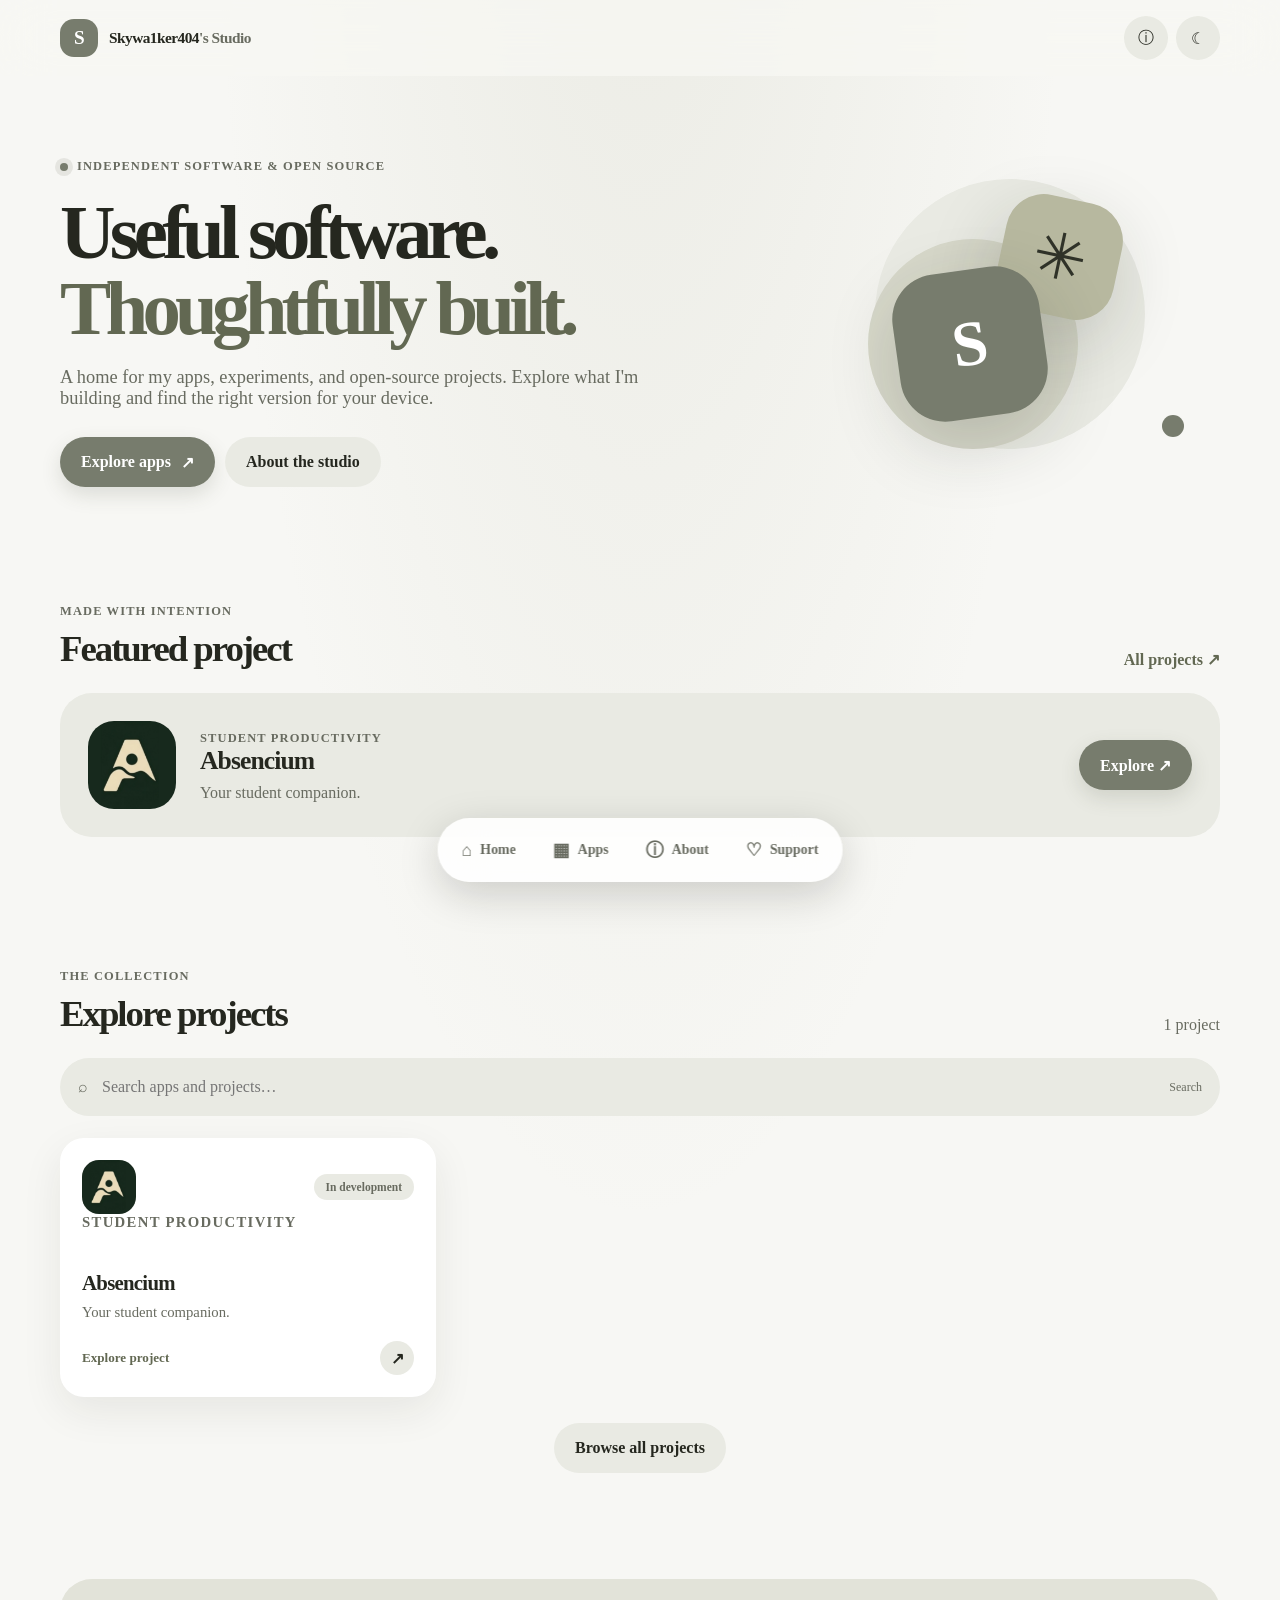
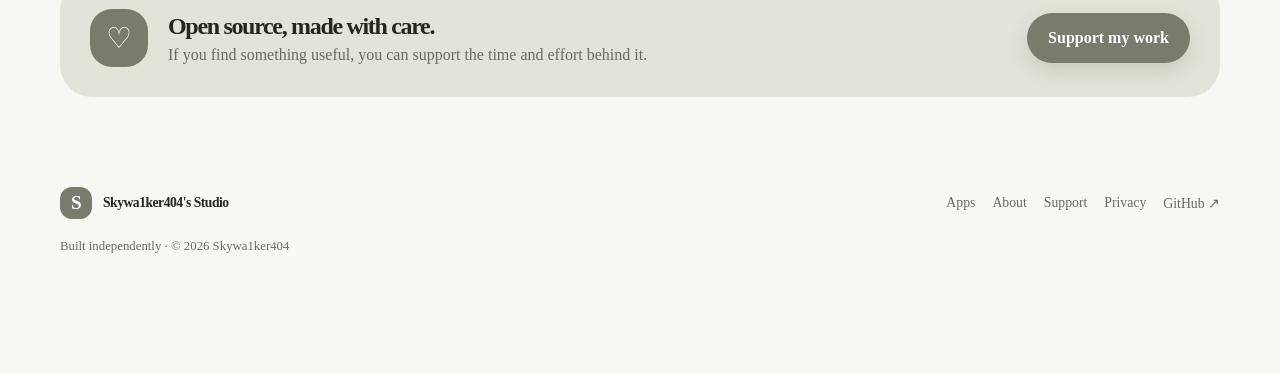
<file: index.html>
<!doctype html>
<html lang="en" data-theme="light">
<head>
  <meta charset="utf-8">
  <meta name="viewport" content="width=device-width, initial-scale=1">
  <meta name="theme-color" content="#777C6D">
  <meta name="description" content="Explore applications and open-source projects by Skywa1ker404.">
  <title>Skywa1ker404's Studio</title>
  <link rel="icon" href="assets/favicon.svg" type="image/svg+xml">
  <link rel="stylesheet" href="styles.css">
  <script src="script.js" defer></script>
</head>
<body>
  <header class="site-header">
    <a class="brand" href="./">
      <span class="brand-mark" aria-hidden="true">S</span>
      <span>Skywa1ker404<span class="brand-muted">'s Studio</span></span>
    </a>
    <div class="header-actions">
      <a class="icon-button" href="about/" aria-label="About">ⓘ</a>
      <button class="icon-button theme-toggle" type="button" aria-label="Switch theme">
        <span data-theme-icon>◐</span>
      </button>
    </div>
  </header>

  <main>
    <section class="hero container">
      <div class="hero-copy">
        <span class="eyebrow"><span class="status-dot"></span> Independent software & open source</span>
        <h1>Useful software.<br><span class="text-accent">Thoughtfully built.</span></h1>
        <p class="hero-description">
          A home for my apps, experiments, and open-source projects.
          Explore what I'm building and find the right version for your device.
        </p>
        <div class="hero-actions">
          <a class="button button-primary" href="apps/">
            Explore apps <span aria-hidden="true">↗</span>
          </a>
          <a class="button button-soft" href="about/">About the studio</a>
        </div>
      </div>
      <div class="hero-art" aria-hidden="true">
        <div class="art-orbit orbit-one"></div>
        <div class="art-orbit orbit-two"></div>
        <div class="art-tile tile-back">✳</div>
        <div class="art-tile tile-front"><span>S</span></div>
        <div class="art-dot"></div>
      </div>
    </section>

    <section class="container section-block" id="featured">
      <div class="section-heading">
        <div>
          <span class="eyebrow">Made with intention</span>
          <h2>Featured project</h2>
        </div>
        <a class="text-link" href="apps/">All projects <span>↗</span></a>
      </div>
      <div class="featured-slot" data-featured-project>
        <p class="loading-note">Loading featured project…</p>
      </div>
    </section>

    <section class="container section-block" id="projects">
      <div class="section-heading">
        <div>
          <span class="eyebrow">The collection</span>
          <h2>Explore projects</h2>
        </div>
        <span class="muted-text" data-result-count></span>
      </div>
      <label class="search-box">
        <span aria-hidden="true">⌕</span>
        <input type="search" data-project-search placeholder="Search apps and projects…" autocomplete="off">
        <span class="search-hint">Search</span>
      </label>
      <div class="project-grid" data-project-grid data-limit="6">
        <p class="loading-note">Loading projects…</p>
      </div>
      <div class="section-end">
        <a class="button button-soft" href="apps/">Browse all projects</a>
      </div>
    </section>

    <section class="container support-banner">
      <div class="support-symbol" aria-hidden="true">♡</div>
      <div class="support-banner-copy">
        <h2>Open source, made with care.</h2>
        <p>If you find something useful, you can support the time and effort behind it.</p>
      </div>
      <a class="button button-primary" href="support/">Support my work</a>
    </section>
  </main>

  <footer class="site-footer container">
    <a class="brand footer-brand" href="./">
      <span class="brand-mark" aria-hidden="true">S</span>
      <span>Skywa1ker404's Studio</span>
    </a>
    <div class="footer-links">
      <a href="apps/">Apps</a>
      <a href="about/">About</a>
      <a href="support/">Support</a>
      <a href="privacy/">Privacy</a>
      <a href="https://github.com/skywa1ker404" target="_blank" rel="noopener noreferrer">GitHub ↗</a>
    </div>
    <p class="footer-note">Built independently · © <span data-year></span> Skywa1ker404</p>
  </footer>

  <nav class="bottom-nav" data-bottom-nav aria-label="Main navigation">
    <a data-nav-link href="./"><span aria-hidden="true">⌂</span><span class="nav-label">Home</span></a>
    <a data-nav-link href="apps/"><span aria-hidden="true">▦</span><span class="nav-label">Apps</span></a>
    <a data-nav-link href="about/"><span aria-hidden="true">ⓘ</span><span class="nav-label">About</span></a>
    <a data-nav-link href="support/"><span aria-hidden="true">♡</span><span class="nav-label">Support</span></a>
  </nav>
</body>
</html>
</file>
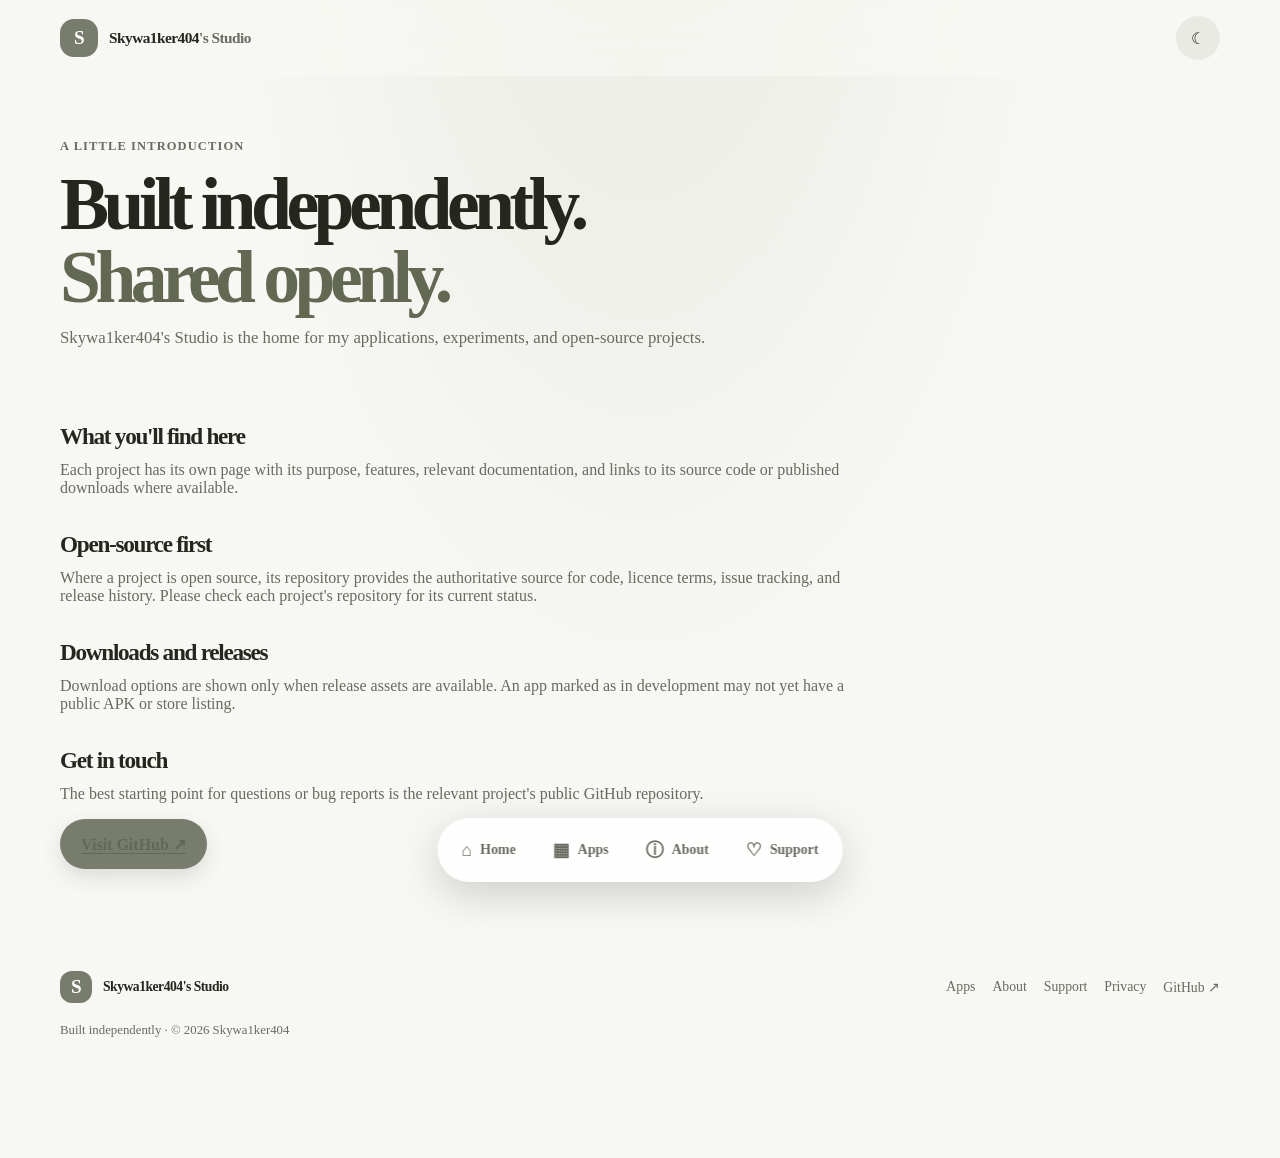
<file: about/index.html>
<!doctype html>
<html lang="en" data-theme="light">
<head>
  <meta charset="utf-8">
  <meta name="viewport" content="width=device-width, initial-scale=1">
  <meta name="description" content="About Skywa1ker404's Studio and its open-source projects.">
  <title>About — Skywa1ker404's Studio</title>
  <link rel="icon" href="../assets/favicon.svg" type="image/svg+xml">
  <link rel="stylesheet" href="../styles.css">
  <script src="../script.js" defer></script>
</head>
<body>
  <header class="site-header">
    <a class="brand" href="../"><span class="brand-mark">S</span><span>Skywa1ker404<span class="brand-muted">'s Studio</span></span></a>
    <div class="header-actions"><button class="icon-button theme-toggle" type="button" aria-label="Switch theme"><span data-theme-icon>◐</span></button></div>
  </header>

  <main class="container">
    <section class="page-heading">
      <span class="eyebrow">A little introduction</span>
      <h1>Built independently.<br><span class="text-accent">Shared openly.</span></h1>
      <p>Skywa1ker404's Studio is the home for my applications, experiments, and open-source projects.</p>
    </section>

    <section class="prose">
      <h2>What you'll find here</h2>
      <p>Each project has its own page with its purpose, features, relevant documentation, and links to its source code or published downloads where available.</p>

      <h2>Open-source first</h2>
      <p>Where a project is open source, its repository provides the authoritative source for code, licence terms, issue tracking, and release history. Please check each project's repository for its current status.</p>

      <h2>Downloads and releases</h2>
      <p>Download options are shown only when release assets are available. An app marked as in development may not yet have a public APK or store listing.</p>

      <h2>Get in touch</h2>
      <p>The best starting point for questions or bug reports is the relevant project's public GitHub repository.</p>
      <a class="button button-primary" href="https://github.com/skywa1ker404" target="_blank" rel="noopener noreferrer">Visit GitHub ↗</a>
    </section>
  </main>

  <footer class="site-footer container">
    <a class="brand footer-brand" href="../"><span class="brand-mark">S</span><span>Skywa1ker404's Studio</span></a>
    <div class="footer-links"><a href="../apps/">Apps</a><a href="../about/">About</a><a href="../support/">Support</a><a href="../privacy/">Privacy</a><a href="https://github.com/skywa1ker404" target="_blank" rel="noopener noreferrer">GitHub ↗</a></div>
    <p class="footer-note">Built independently · © <span data-year></span> Skywa1ker404</p>
  </footer>

  <nav class="bottom-nav" data-bottom-nav aria-label="Main navigation">
    <a data-nav-link href="../"><span>⌂</span><span class="nav-label">Home</span></a>
    <a data-nav-link href="../apps/"><span>▦</span><span class="nav-label">Apps</span></a>
    <a data-nav-link href="./"><span>ⓘ</span><span class="nav-label">About</span></a>
    <a data-nav-link href="../support/"><span>♡</span><span class="nav-label">Support</span></a>
  </nav>
</body>
</html>
</file>
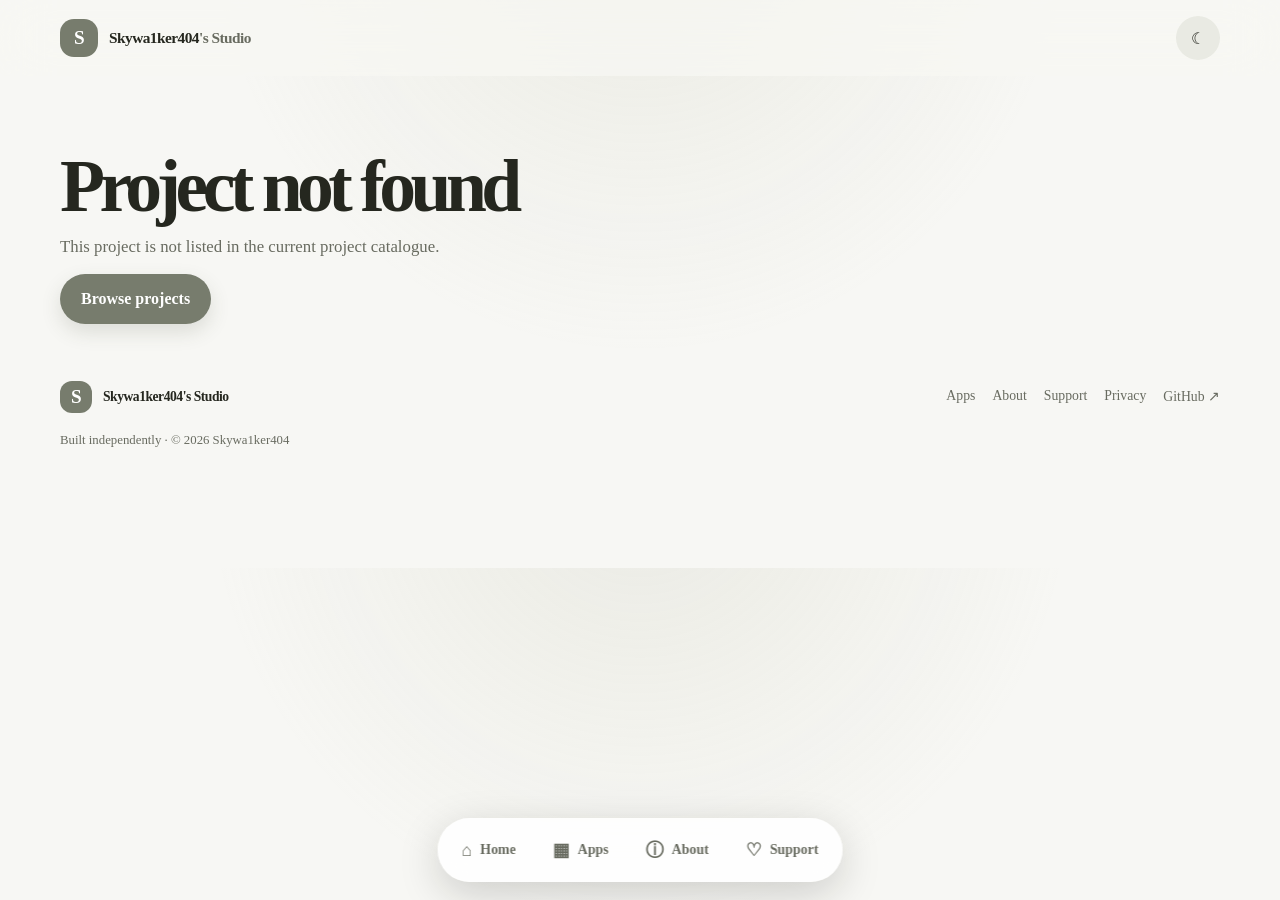
<file: apps/index.html>
<!doctype html>
<html lang="en" data-theme="light">
<head>
  <meta charset="utf-8">
  <meta name="viewport" content="width=device-width, initial-scale=1">
  <meta name="description" content="Browse apps and open-source projects by Skywa1ker404.">
  <title>Apps & Projects — Skywa1ker404's Studio</title>
  <link rel="icon" href="../assets/favicon.svg" type="image/svg+xml">
  <link rel="stylesheet" href="../styles.css">
  <script src="../script.js" defer></script>
</head>
<body>
  <header class="site-header">
    <a class="brand" href="../"><span class="brand-mark">S</span><span>Skywa1ker404<span class="brand-muted">'s Studio</span></span></a>
    <div class="header-actions">
      <button class="icon-button theme-toggle" type="button" aria-label="Switch theme"><span data-theme-icon>◐</span></button>
    </div>
  </header>

  <main>
    <section class="container page-heading">
      <span class="eyebrow">The collection</span>
      <h1>Apps & projects.</h1>
      <p>Explore my software, check its details, browse published releases, and find the right download.</p>
    </section>

    <section class="container section-block">
      <label class="search-box">
        <span aria-hidden="true">⌕</span>
        <input type="search" data-project-search placeholder="Search apps and projects…" autocomplete="off">
        <span class="search-hint" data-result-count></span>
      </label>
      <div class="project-grid" data-project-grid>
        <p class="loading-note">Loading projects…</p>
      </div>
    </section>
  </main>

  <footer class="site-footer container">
    <a class="brand footer-brand" href="../"><span class="brand-mark">S</span><span>Skywa1ker404's Studio</span></a>
    <div class="footer-links">
      <a href="../apps/">Apps</a><a href="../about/">About</a><a href="../support/">Support</a><a href="../privacy/">Privacy</a>
      <a href="https://github.com/skywa1ker404" target="_blank" rel="noopener noreferrer">GitHub ↗</a>
    </div>
    <p class="footer-note">Built independently · © <span data-year></span> Skywa1ker404</p>
  </footer>

  <nav class="bottom-nav" data-bottom-nav aria-label="Main navigation">
    <a data-nav-link href="../"><span>⌂</span><span class="nav-label">Home</span></a>
    <a data-nav-link href="./"><span>▦</span><span class="nav-label">Apps</span></a>
    <a data-nav-link href="../about/"><span>ⓘ</span><span class="nav-label">About</span></a>
    <a data-nav-link href="../support/"><span>♡</span><span class="nav-label">Support</span></a>
  </nav>
</body>
</html>
</file>
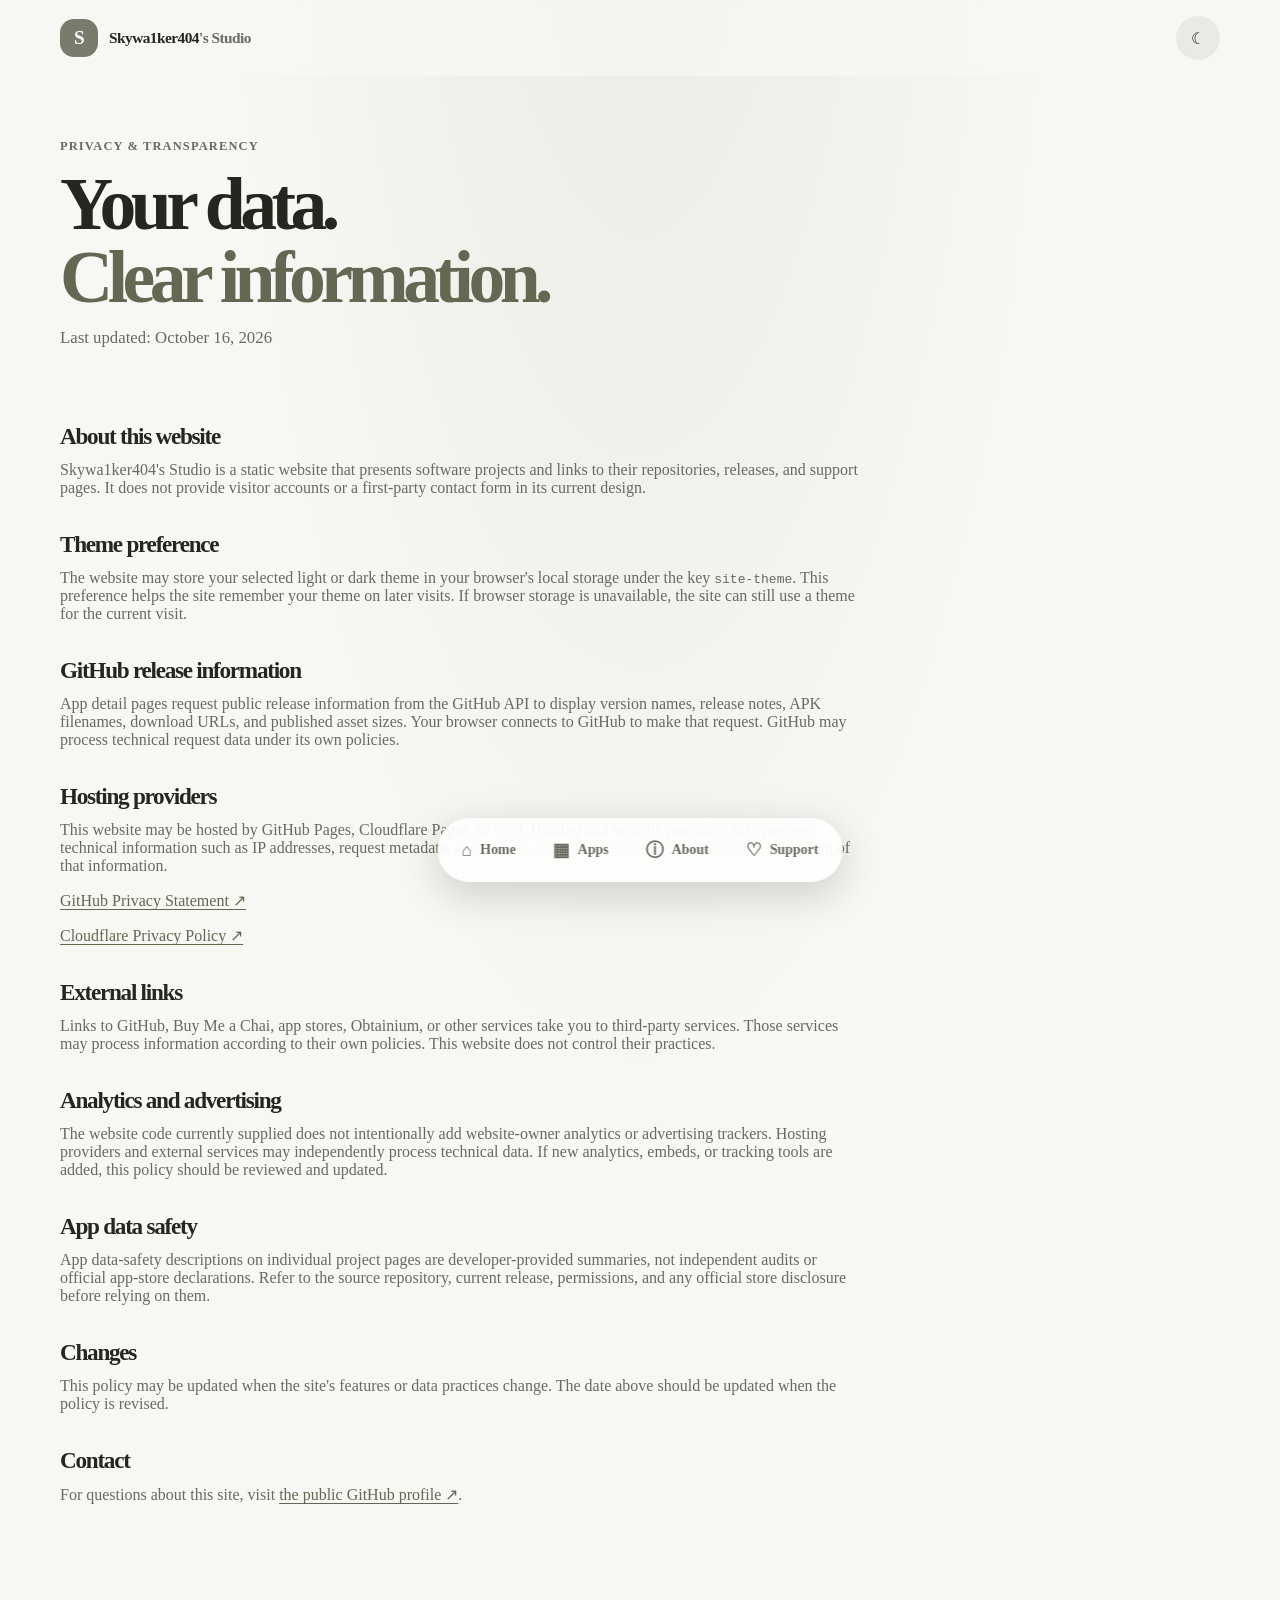
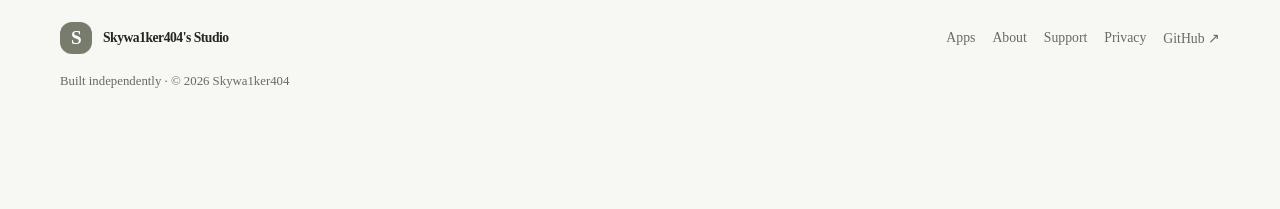
<file: privacy/index.html>
<!doctype html>
<html lang="en" data-theme="light">
<head>
  <meta charset="utf-8">
  <meta name="viewport" content="width=device-width, initial-scale=1">
  <meta name="description" content="Privacy information for Skywa1ker404's Studio.">
  <title>Privacy — Skywa1ker404's Studio</title>
  <link rel="icon" href="../assets/favicon.svg" type="image/svg+xml">
  <link rel="stylesheet" href="../styles.css">
  <script src="../script.js" defer></script>
</head>
<body>
  <header class="site-header">
    <a class="brand" href="../"><span class="brand-mark">S</span><span>Skywa1ker404<span class="brand-muted">'s Studio</span></span></a>
    <div class="header-actions"><button class="icon-button theme-toggle" type="button" aria-label="Switch theme"><span data-theme-icon>◐</span></button></div>
  </header>

  <main class="container">
    <section class="page-heading">
      <span class="eyebrow">Privacy & transparency</span>
      <h1>Your data.<br><span class="text-accent">Clear information.</span></h1>
      <p>Last updated: October 16, 2026</p>
    </section>

    <section class="prose">
      <h2>About this website</h2>
      <p>Skywa1ker404's Studio is a static website that presents software projects and links to their repositories, releases, and support pages. It does not provide visitor accounts or a first-party contact form in its current design.</p>

      <h2>Theme preference</h2>
      <p>The website may store your selected light or dark theme in your browser's local storage under the key <code>site-theme</code>. This preference helps the site remember your theme on later visits. If browser storage is unavailable, the site can still use a theme for the current visit.</p>

      <h2>GitHub release information</h2>
      <p>App detail pages request public release information from the GitHub API to display version names, release notes, APK filenames, download URLs, and published asset sizes. Your browser connects to GitHub to make that request. GitHub may process technical request data under its own policies.</p>

      <h2>Hosting providers</h2>
      <p>This website may be hosted by GitHub Pages, Cloudflare Pages, or both. Hosting and security providers may process technical information such as IP addresses, request metadata, and security logs. Their own policies govern their handling of that information.</p>
      <p><a href="https://docs.github.com/en/site-policy/privacy-policies/github-general-privacy-statement" target="_blank" rel="noopener noreferrer">GitHub Privacy Statement ↗</a></p>
      <p><a href="https://www.cloudflare.com/privacypolicy/" target="_blank" rel="noopener noreferrer">Cloudflare Privacy Policy ↗</a></p>

      <h2>External links</h2>
      <p>Links to GitHub, Buy Me a Chai, app stores, Obtainium, or other services take you to third-party services. Those services may process information according to their own policies. This website does not control their practices.</p>

      <h2>Analytics and advertising</h2>
      <p>The website code currently supplied does not intentionally add website-owner analytics or advertising trackers. Hosting providers and external services may independently process technical data. If new analytics, embeds, or tracking tools are added, this policy should be reviewed and updated.</p>

      <h2>App data safety</h2>
      <p>App data-safety descriptions on individual project pages are developer-provided summaries, not independent audits or official app-store declarations. Refer to the source repository, current release, permissions, and any official store disclosure before relying on them.</p>

      <h2>Changes</h2>
      <p>This policy may be updated when the site's features or data practices change. The date above should be updated when the policy is revised.</p>

      <h2>Contact</h2>
      <p>For questions about this site, visit <a href="https://github.com/skywa1ker404" target="_blank" rel="noopener noreferrer">the public GitHub profile ↗</a>.</p>
    </section>
  </main>

  <footer class="site-footer container">
    <a class="brand footer-brand" href="../"><span class="brand-mark">S</span><span>Skywa1ker404's Studio</span></a>
    <div class="footer-links"><a href="../apps/">Apps</a><a href="../about/">About</a><a href="../support/">Support</a><a href="../privacy/">Privacy</a><a href="https://github.com/skywa1ker404" target="_blank" rel="noopener noreferrer">GitHub ↗</a></div>
    <p class="footer-note">Built independently · © <span data-year></span> Skywa1ker404</p>
  </footer>

  <nav class="bottom-nav" data-bottom-nav aria-label="Main navigation">
    <a data-nav-link href="../"><span>⌂</span><span class="nav-label">Home</span></a>
    <a data-nav-link href="../apps/"><span>▦</span><span class="nav-label">Apps</span></a>
    <a data-nav-link href="../about/"><span>ⓘ</span><span class="nav-label">About</span></a>
    <a data-nav-link href="../support/"><span>♡</span><span class="nav-label">Support</span></a>
  </nav>
</body>
</html>
</file>
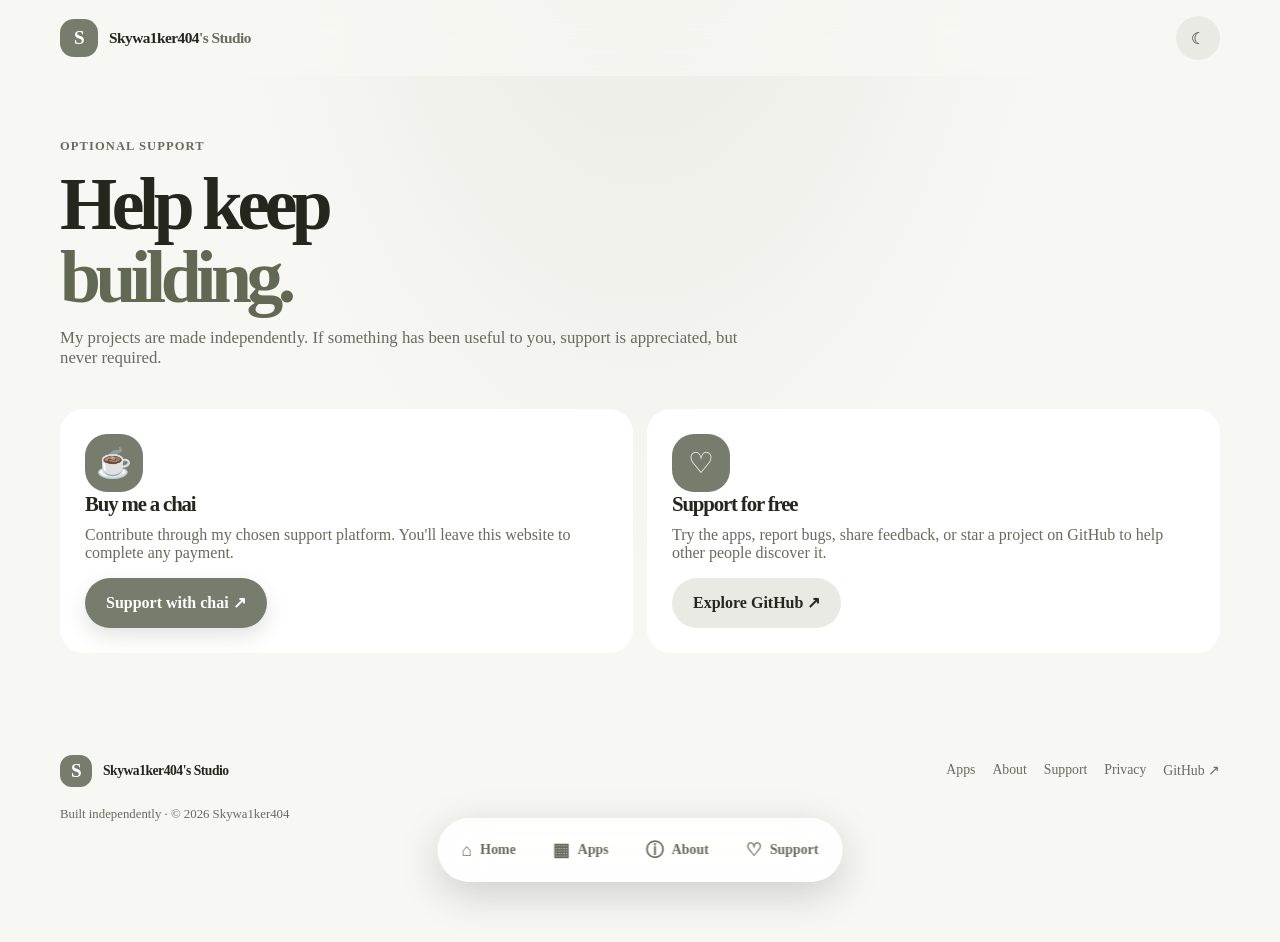
<file: support/index.html>
<!doctype html>
<html lang="en" data-theme="light">
<head>
  <meta charset="utf-8">
  <meta name="viewport" content="width=device-width, initial-scale=1">
  <meta name="description" content="Support independent open-source software by Skywa1ker404.">
  <title>Support — Skywa1ker404's Studio</title>
  <link rel="icon" href="../assets/favicon.svg" type="image/svg+xml">
  <link rel="stylesheet" href="../styles.css">
  <script src="../script.js" defer></script>
</head>
<body>
  <header class="site-header">
    <a class="brand" href="../"><span class="brand-mark">S</span><span>Skywa1ker404<span class="brand-muted">'s Studio</span></span></a>
    <div class="header-actions"><button class="icon-button theme-toggle" type="button" aria-label="Switch theme"><span data-theme-icon>◐</span></button></div>
  </header>

  <main class="container">
    <section class="page-heading">
      <span class="eyebrow">Optional support</span>
      <h1>Help keep<br><span class="text-accent">building.</span></h1>
      <p>My projects are made independently. If something has been useful to you, support is appreciated, but never required.</p>
    </section>

    <section class="support-options">
      <article class="support-option">
        <div class="support-symbol" aria-hidden="true">☕</div>
        <h2>Buy me a chai</h2>
        <p>Contribute through my chosen support platform. You'll leave this website to complete any payment.</p>
        <a class="button button-primary" href="https://www.buymeachai.in/skywa1ker404" target="_blank" rel="noopener noreferrer">Support with chai ↗</a>
      </article>

      <article class="support-option">
        <div class="support-symbol" aria-hidden="true">♡</div>
        <h2>Support for free</h2>
        <p>Try the apps, report bugs, share feedback, or star a project on GitHub to help other people discover it.</p>
        <a class="button button-soft" href="https://github.com/skywa1ker404" target="_blank" rel="noopener noreferrer">Explore GitHub ↗</a>
      </article>
    </section>
  </main>

  <footer class="site-footer container">
    <a class="brand footer-brand" href="../"><span class="brand-mark">S</span><span>Skywa1ker404's Studio</span></a>
    <div class="footer-links"><a href="../apps/">Apps</a><a href="../about/">About</a><a href="../support/">Support</a><a href="../privacy/">Privacy</a><a href="https://github.com/skywa1ker404" target="_blank" rel="noopener noreferrer">GitHub ↗</a></div>
    <p class="footer-note">Built independently · © <span data-year></span> Skywa1ker404</p>
  </footer>

  <nav class="bottom-nav" data-bottom-nav aria-label="Main navigation">
    <a data-nav-link href="../"><span>⌂</span><span class="nav-label">Home</span></a>
    <a data-nav-link href="../apps/"><span>▦</span><span class="nav-label">Apps</span></a>
    <a data-nav-link href="../about/"><span>ⓘ</span><span class="nav-label">About</span></a>
    <a data-nav-link href="./"><span>♡</span><span class="nav-label">Support</span></a>
  </nav>
</body>
</html>
</file>
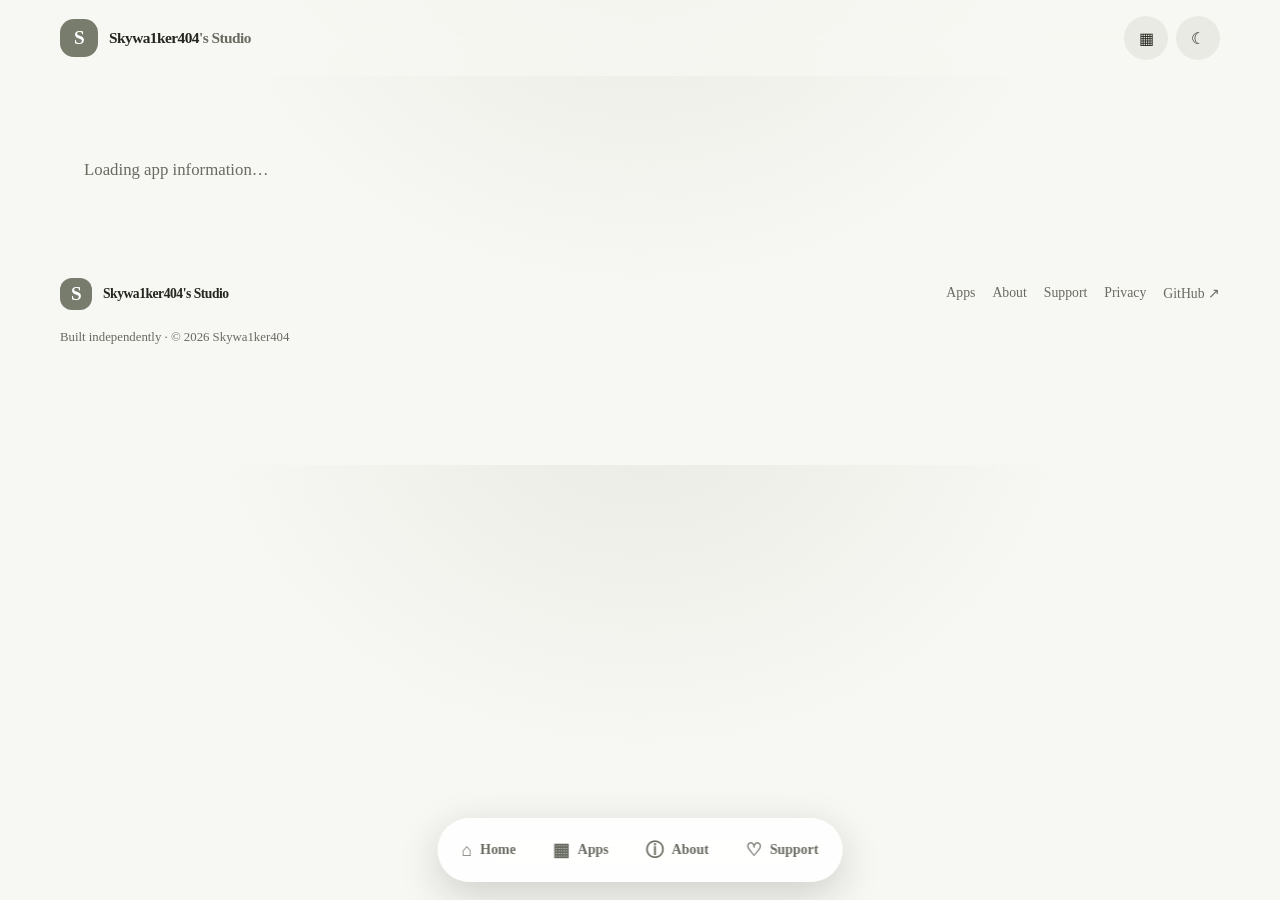
<file: apps/absencium/index.html>
<!doctype html>
<html lang="en" data-theme="light">
<head>
  <meta charset="utf-8">
  <meta name="viewport" content="width=device-width, initial-scale=1">
  <meta name="theme-color" content="#777C6D">
  <meta name="description" content="Absencium — a student companion in development.">
  <title>Absencium — Skywa1ker404's Studio</title>
  <link rel="icon" href="../../assets/favicon.svg" type="image/svg+xml">
  <link rel="stylesheet" href="../../styles.css">
  <script src="../../script.js" defer></script>
</head>
<body>
  <header class="site-header">
    <a class="brand" href="../../">
      <span class="brand-mark" aria-hidden="true">S</span>
      <span>Skywa1ker404<span class="brand-muted">'s Studio</span></span>
    </a>
    <div class="header-actions">
      <a class="icon-button" href="../../apps/" aria-label="All apps">▦</a>
      <button class="icon-button theme-toggle" type="button" aria-label="Switch theme">
        <span data-theme-icon>◐</span>
      </button>
    </div>
  </header>

  <main data-app-page>
    <section class="container page-heading">
      <p class="loading-note">Loading app information…</p>
    </section>
  </main>

  <footer class="site-footer container">
    <a class="brand footer-brand" href="../../">
      <span class="brand-mark" aria-hidden="true">S</span>
      <span>Skywa1ker404's Studio</span>
    </a>
    <div class="footer-links">
      <a href="../../apps/">Apps</a>
      <a href="../../about/">About</a>
      <a href="../../support/">Support</a>
      <a href="../../privacy/">Privacy</a>
      <a href="https://github.com/skywa1ker404" target="_blank" rel="noopener noreferrer">GitHub ↗</a>
    </div>
    <p class="footer-note">Built independently · © <span data-year></span> Skywa1ker404</p>
  </footer>

  <nav class="bottom-nav" data-bottom-nav aria-label="Main navigation">
    <a data-nav-link href="../../"><span aria-hidden="true">⌂</span><span class="nav-label">Home</span></a>
    <a data-nav-link href="../../apps/"><span aria-hidden="true">▦</span><span class="nav-label">Apps</span></a>
    <a data-nav-link href="../../about/"><span aria-hidden="true">ⓘ</span><span class="nav-label">About</span></a>
    <a data-nav-link href="../../support/"><span aria-hidden="true">♡</span><span class="nav-label">Support</span></a>
  </nav>
</body>
</html>
</file>
<file: styles.css>
:root {
  color-scheme: light;
  --sage: #777C6D;
  --sage-soft: #B7B89F;
  --gray: #CBCBCB;
  --paper: #EEEEEE;
  --bg: #F7F7F4;
  --surface: #FFFFFF;
  --surface-soft: #E9EAE3;
  --text: #25271F;
  --muted: #686B60;
  --accent-text: #626852;
  --shadow: 0 14px 40px rgba(35, 39, 28, .08);
  --shadow-strong: 0 24px 70px rgba(35, 39, 28, .18);
  --radius-sm: 16px;
  --radius-md: 24px;
  --radius-lg: 32px;
  --pill: 999px;
  --content: 1160px;
  --ease: cubic-bezier(.2, .8, .2, 1);
}

html[data-theme="dark"] {
  color-scheme: dark;
  --bg: #171914;
  --surface: #22251F;
  --surface-soft: #30342A;
  --paper: #292C25;
  --gray: #484B43;
  --sage-soft: #B7B89F;
  --text: #F0F0E9;
  --muted: #B6B8AC;
  --accent-text: #D3D7BC;
  --shadow: 0 14px 40px rgba(0, 0, 0, .18);
  --shadow-strong: 0 24px 70px rgba(0, 0, 0, .35);
}

* { box-sizing: border-box; }

html {
  scroll-behavior: smooth;
  scroll-padding-top: 100px;
}

body {
  margin: 0;
  min-width: 320px;
  background:
    radial-gradient(ellipse at 50% -18%, rgba(183,184,159,.20), transparent 48%),
    var(--bg);
  color: var(--text);
  font-family: Inter, "Segoe UI", Roboto, Arial, sans-serif;
  line-height: 1.6;
  -webkit-font-smoothing: antialiased;
}

body, button, input { font: inherit; }
button, a { -webkit-tap-highlight-color: transparent; }
a { color: inherit; text-decoration: none; }
button { color: inherit; }
img { max-width: 100%; display: block; }
button, input { accent-color: var(--sage); }
[hidden] { display: none !important; }

.container {
  width: min(calc(100% - 40px), var(--content));
  margin-inline: auto;
}

.site-header {
  position: sticky;
  z-index: 30;
  top: 0;
  display: flex;
  align-items: center;
  justify-content: space-between;
  gap: 16px;
  padding: 16px max(20px, calc((100% - var(--content)) / 2));
  background: color-mix(in srgb, var(--bg) 76%, transparent);
  backdrop-filter: blur(24px) saturate(1.3);
  -webkit-backdrop-filter: blur(24px) saturate(1.3);
}

.brand {
  display: inline-flex;
  align-items: center;
  gap: 11px;
  font-size: .96rem;
  font-weight: 760;
  letter-spacing: -.035em;
}

.brand-mark {
  display: grid;
  width: 38px;
  height: 38px;
  place-items: center;
  border-radius: 14px;
  background: var(--sage);
  color: #fff;
  font-size: 1.2rem;
  font-weight: 850;
}

.brand-muted { color: var(--muted); font-weight: 600; }
.header-actions { display: flex; align-items: center; gap: 8px; }

.icon-button {
  display: inline-grid;
  width: 44px;
  height: 44px;
  place-items: center;
  border: 0;
  border-radius: 50%;
  background: var(--surface-soft);
  cursor: pointer;
  transition: transform .2s var(--ease), background .2s var(--ease);
}

.icon-button:hover { transform: scale(1.05); }
.icon-button:active { transform: scale(.95); }

.hero {
  position: relative;
  display: grid;
  min-height: 480px;
  grid-template-columns: 1.2fr .8fr;
  align-items: center;
  gap: 34px;
  padding-block: 60px 48px;
}

.hero-copy { position: relative; z-index: 1; }
.eyebrow {
  display: inline-flex;
  align-items: center;
  gap: 9px;
  color: var(--muted);
  font-size: .78rem;
  font-weight: 750;
  letter-spacing: .09em;
  text-transform: uppercase;
}

.status-dot {
  width: 8px;
  height: 8px;
  border-radius: 50%;
  background: var(--sage);
  box-shadow: 0 0 0 5px color-mix(in srgb, var(--sage) 14%, transparent);
}

h1, h2, h3, p { margin-top: 0; }
h1 {
  max-width: 760px;
  margin-block: 20px;
  font-size: clamp(2.8rem, 6vw, 5.6rem);
  line-height: .99;
  letter-spacing: -.075em;
  font-weight: 820;
}
h2 {
  margin-bottom: 0;
  font-size: clamp(1.65rem, 3vw, 2.3rem);
  line-height: 1.12;
  letter-spacing: -.055em;
}
h3 { line-height: 1.2; letter-spacing: -.035em; }
.text-accent { color: var(--accent-text); }
.hero-description {
  max-width: 590px;
  color: var(--muted);
  font-size: clamp(1rem, 1.5vw, 1.15rem);
}
.hero-actions { display: flex; flex-wrap: wrap; gap: 10px; margin-top: 28px; }

.button {
  display: inline-flex;
  min-height: 50px;
  align-items: center;
  justify-content: center;
  gap: 10px;
  padding: 12px 21px;
  border: 0;
  border-radius: var(--pill);
  font-weight: 740;
  cursor: pointer;
  transition: transform .2s var(--ease), background .2s var(--ease), box-shadow .2s var(--ease);
}
.button:hover { transform: translateY(-2px); }
.button:active { transform: scale(.98); }
.button-primary {
  background: var(--sage);
  color: #fff;
  box-shadow: 0 8px 20px rgba(67, 74, 52, .15);
}
.button-primary:hover { background: #656B5A; }
.button-soft { background: var(--surface-soft); color: var(--text); }
.button-quiet { background: transparent; color: var(--text); }
.button-wide { width: 100%; min-height: 58px; }

.hero-art {
  position: relative;
  min-height: 320px;
  display: grid;
  place-items: center;
  isolation: isolate;
}
.art-orbit {
  position: absolute;
  width: 270px;
  height: 270px;
  border-radius: 50%;
  background: var(--surface-soft);
}
.orbit-one { transform: translate(15px, -8px); }
.orbit-two {
  width: 210px;
  height: 210px;
  background: color-mix(in srgb, var(--sage-soft) 55%, var(--surface));
  transform: translate(-22px, 22px);
}
.art-tile {
  position: absolute;
  display: grid;
  place-items: center;
  box-shadow: var(--shadow-strong);
}
.tile-back {
  width: 118px;
  height: 118px;
  border-radius: 38px;
  background: var(--sage-soft);
  color: #303329;
  font-size: 4rem;
  transform: translate(65px, -65px) rotate(12deg);
}
.tile-front {
  width: 148px;
  height: 148px;
  border-radius: 45px;
  background: var(--sage);
  color: #fff;
  font-size: 4rem;
  font-weight: 850;
  transform: translate(-25px, 22px) rotate(-8deg);
}
.art-dot {
  position: absolute;
  right: 8%;
  bottom: 14%;
  width: 22px;
  height: 22px;
  border-radius: 50%;
  background: var(--sage);
}

.section-block { padding-block: 48px; }
.section-heading {
  display: flex;
  align-items: end;
  justify-content: space-between;
  gap: 20px;
  margin-bottom: 24px;
}
.section-heading .eyebrow { display: block; margin-bottom: 9px; }
.text-link { color: var(--accent-text); font-weight: 750; white-space: nowrap; }
.muted-text, .muted { color: var(--muted); }

.search-box {
  display: flex;
  align-items: center;
  gap: 12px;
  min-height: 58px;
  padding: 0 18px;
  margin-bottom: 22px;
  border-radius: var(--pill);
  background: var(--surface-soft);
  color: var(--muted);
}
.search-box input {
  width: 100%;
  min-width: 0;
  border: 0;
  outline: 0;
  background: transparent;
  color: var(--text);
}
.search-hint { font-size: .75rem; white-space: nowrap; }

.project-grid {
  display: grid;
  grid-template-columns: repeat(3, minmax(0, 1fr));
  gap: 16px;
}
.project-card {
  display: flex;
  min-width: 0;
  min-height: 245px;
  flex-direction: column;
  padding: 22px;
  border-radius: var(--radius-md);
  background: var(--surface);
  box-shadow: var(--shadow);
  animation: rise-in .42s var(--ease) both;
  transition: transform .25s var(--ease), box-shadow .25s var(--ease);
}
.project-card:hover { transform: translateY(-5px); box-shadow: var(--shadow-strong); }
.project-card-top, .project-card-bottom {
  display: flex;
  align-items: center;
  justify-content: space-between;
  gap: 12px;
}
.project-icon {
  width: 54px;
  height: 54px;
  object-fit: contain;
  border-radius: 17px;
  background: var(--surface-soft);
}
.project-status {
  padding: 7px 12px;
  border-radius: var(--pill);
  background: var(--surface-soft);
  color: var(--muted);
  font-size: .72rem;
  font-weight: 750;
}
.project-card h3 { margin: 20px 0 8px; font-size: 1.3rem; }
.project-card p { margin-bottom: 20px; color: var(--muted); font-size: .92rem; }
.project-card-bottom { margin-top: auto; color: var(--accent-text); font-size: .82rem; font-weight: 750; }
.arrow-bubble {
  display: grid;
  width: 34px;
  height: 34px;
  place-items: center;
  border-radius: 50%;
  background: var(--surface-soft);
  color: var(--text);
  font-size: 1rem;
}
.loading-note { padding: 24px; color: var(--muted); }
.section-end { display: flex; justify-content: center; margin-top: 26px; }

.featured-slot { min-height: 180px; }
.featured-card {
  display: grid;
  grid-template-columns: auto 1fr auto;
  align-items: center;
  gap: 24px;
  padding: 28px;
  border-radius: var(--radius-lg);
  background: var(--surface-soft);
}
.featured-card .project-icon { width: 88px; height: 88px; border-radius: 26px; }
.featured-card h3 { margin: 0 0 7px; font-size: 1.6rem; }
.featured-card p { margin: 0; color: var(--muted); }

.support-banner {
  display: flex;
  align-items: center;
  gap: 20px;
  margin-block: 58px;
  padding: 30px;
  border-radius: var(--radius-lg);
  background: color-mix(in srgb, var(--sage-soft) 40%, var(--surface));
}
.support-symbol {
  display: grid;
  flex: 0 0 58px;
  width: 58px;
  height: 58px;
  place-items: center;
  border-radius: 22px;
  background: var(--sage);
  color: #fff;
  font-size: 1.8rem;
}
.support-banner-copy { flex: 1; }
.support-banner h2 { font-size: 1.5rem; margin-bottom: 6px; }
.support-banner p { margin-bottom: 0; color: var(--muted); }

.site-footer {
  display: flex;
  flex-wrap: wrap;
  align-items: center;
  justify-content: space-between;
  gap: 20px;
  padding-block: 32px 120px;
}
.footer-brand { font-size: .85rem; }
.footer-brand .brand-mark { width: 32px; height: 32px; border-radius: 12px; }
.footer-links { display: flex; flex-wrap: wrap; gap: 17px; color: var(--muted); font-size: .86rem; }
.footer-links a:hover { color: var(--text); }
.footer-note { width: 100%; margin: 0; color: var(--muted); font-size: .8rem; }

/* App-store style detail page */

.app-banner {
  position: relative;
  min-height: 190px;
  overflow: hidden;
  border-radius: 0 0 var(--radius-lg) var(--radius-lg);
  background:
    radial-gradient(circle at 80% 10%, rgba(255,255,255,.3), transparent 26%),
    linear-gradient(125deg, var(--sage), #9A9D87 55%, var(--sage-soft));
}
.app-banner::after {
  position: absolute;
  right: 8%;
  bottom: -130px;
  width: 360px;
  height: 360px;
  border-radius: 50%;
  background: rgba(255,255,255,.12);
  content: "";
}
.app-banner[data-has-image="true"] {
  background-position: center;
  background-size: cover;
}

.app-overview { padding-block: 0 32px; }
.app-identity {
  display: grid;
  grid-template-columns: 112px 1fr;
  align-items: end;
  gap: 22px;
  margin-top: -48px;
  position: relative;
  z-index: 1;
}
.app-icon-large {
  display: grid;
  width: 112px;
  height: 112px;
  place-items: center;
  overflow: hidden;
  border-radius: 30px;
  background: var(--surface);
  box-shadow: var(--shadow-strong);
}
.app-icon-large img { width: 100%; height: 100%; object-fit: cover; }
.app-icon-fallback { color: var(--sage); font-size: 3rem; font-weight: 850; }
.app-identity h1 { margin: 0 0 7px; font-size: clamp(2rem, 5vw, 3.2rem); letter-spacing: -.065em; }
.app-tagline { margin: 0; color: var(--muted); }
.app-status-row { display: flex; flex-wrap: wrap; gap: 8px; margin-top: 13px; }
.metadata-pill {
  display: inline-flex;
  align-items: center;
  padding: 6px 11px;
  border-radius: var(--pill);
  background: var(--surface-soft);
  color: var(--muted);
  font-size: .75rem;
  font-weight: 740;
}

.app-actions-row {
  display: grid;
  grid-template-columns: minmax(0, 1fr) 58px 58px;
  gap: 10px;
  margin-top: 26px;
}
.support-round, .star-round {
  display: grid;
  width: 58px;
  height: 58px;
  place-items: center;
  border: 0;
  border-radius: 50%;
  background: var(--surface-soft);
  font-size: 1.45rem;
  cursor: pointer;
  transition: transform .2s var(--ease), background .2s var(--ease);
}
.support-round:hover, .star-round:hover { transform: scale(1.05); }
.support-round { background: var(--sage-soft); color: #303329; }
.star-round { background: var(--surface-soft); }

.app-meta-grid {
  display: grid;
  grid-template-columns: repeat(4, minmax(0, 1fr));
  gap: 10px;
  margin-block: 22px 34px;
}
.app-meta {
  min-width: 0;
  padding: 17px;
  border-radius: 20px;
  background: var(--surface);
}
.app-meta strong { display: block; overflow-wrap: anywhere; font-size: .98rem; }
.app-meta span { display: block; color: var(--muted); font-size: .78rem; }

.app-section { padding-block: 26px; }
.app-section h2 { margin-bottom: 15px; font-size: 1.65rem; }
.app-section p { color: var(--muted); }
.screenshot-row {
  display: flex;
  gap: 14px;
  overflow-x: auto;
  padding: 4px 2px 16px;
  scroll-snap-type: x mandatory;
  scrollbar-width: thin;
}
.screenshot-item {
  flex: 0 0 auto;
  width: clamp(190px, 25vw, 260px);
  aspect-ratio: 9 / 16;
  overflow: hidden;
  padding: 0;
  border: 0;
  border-radius: 25px;
  background: var(--surface-soft);
  cursor: zoom-in;
  scroll-snap-align: start;
}
.screenshot-item img { width: 100%; height: 100%; object-fit: cover; }
.screenshot-placeholder {
  display: grid;
  min-height: 150px;
  place-items: center;
  padding: 24px;
  border-radius: var(--radius-md);
  background: var(--surface-soft);
  color: var(--muted);
  text-align: center;
}
.detail-list { display: grid; gap: 10px; }
details.disclosure {
  overflow: hidden;
  border-radius: 20px;
  background: var(--surface);
  box-shadow: var(--shadow);
}
details.disclosure > summary {
  display: flex;
  align-items: center;
  justify-content: space-between;
  gap: 16px;
  padding: 19px 21px;
  cursor: pointer;
  font-weight: 760;
  list-style: none;
}
details.disclosure > summary::-webkit-details-marker { display: none; }
details.disclosure > summary::after {
  content: "+";
  color: var(--accent-text);
  font-size: 1.4rem;
}
details.disclosure[open] > summary::after { content: "−"; }
.disclosure-content { padding: 0 21px 21px; color: var(--muted); }
.disclosure-content p:last-child { margin-bottom: 0; }
.release-asset-list { display: grid; gap: 9px; }
.asset-row {
  display: flex;
  align-items: center;
  justify-content: space-between;
  gap: 14px;
  padding: 12px;
  border-radius: 16px;
  background: var(--surface-soft);
}
.asset-row small { display: block; color: var(--muted); overflow-wrap: anywhere; }
.asset-row .button { min-height: 40px; padding: 8px 14px; font-size: .84rem; }
.release-note { white-space: pre-wrap; overflow-wrap: anywhere; }
.data-safety-grid { display: grid; grid-template-columns: repeat(3, minmax(0, 1fr)); gap: 12px; }
.safety-card { padding: 20px; border-radius: 22px; background: var(--surface); }
.safety-card h3 { margin-bottom: 8px; }
.safety-card p { margin: 0; font-size: .9rem; }
.related-grid { display: grid; grid-template-columns: repeat(3, minmax(0, 1fr)); gap: 14px; }

/* Dialogs and screenshot viewer */

dialog {
  width: min(560px, calc(100% - 28px));
  max-height: min(86dvh, 850px);
  overflow: auto;
  padding: 0;
  border: 0;
  border-radius: 30px;
  background: var(--surface);
  color: var(--text);
  box-shadow: var(--shadow-strong);
}
dialog::backdrop { background: rgba(15, 17, 12, .58); backdrop-filter: blur(5px); }
.dialog-inner { padding: 24px; }
.dialog-heading { display: flex; align-items: start; justify-content: space-between; gap: 16px; }
.dialog-heading h2 { margin-bottom: 8px; font-size: 1.6rem; }
.dialog-close {
  display: grid;
  flex: 0 0 42px;
  width: 42px;
  height: 42px;
  place-items: center;
  border: 0;
  border-radius: 50%;
  background: var(--surface-soft);
  cursor: pointer;
  font-size: 1.3rem;
}
.dialog-description { color: var(--muted); font-size: .92rem; }
.dialog-actions { display: flex; flex-wrap: wrap; gap: 9px; margin-top: 18px; }
.dialog-actions .button { flex: 1; }
.apk-dropdown { margin-top: 18px; }
.apk-dropdown summary { margin-bottom: 12px; cursor: pointer; font-weight: 760; }
.screenshot-dialog { width: min(900px, calc(100% - 20px)); background: #111; }
.screenshot-dialog .dialog-inner { padding: 12px; }
.screenshot-dialog img { max-height: 78dvh; width: 100%; object-fit: contain; }
.screenshot-dialog .dialog-close { position: sticky; z-index: 2; top: 0; margin-left: auto; }
.confirm-copy { color: var(--muted); }

/* Generic content pages */

.page-heading { padding-block: 60px 25px; }
.page-heading h1 { margin-block: 14px; font-size: clamp(2.5rem, 6vw, 4.6rem); }
.page-heading p { max-width: 700px; color: var(--muted); font-size: 1.05rem; }
.prose { max-width: 800px; padding-bottom: 70px; }
.prose h2 { margin-top: 34px; margin-bottom: 12px; font-size: 1.45rem; }
.prose p, .prose li { color: var(--muted); }
.prose a { color: var(--accent-text); text-decoration: underline; text-underline-offset: 3px; }
.support-options { display: grid; grid-template-columns: repeat(2, minmax(0, 1fr)); gap: 14px; padding-bottom: 70px; }
.support-option { padding: 25px; border-radius: var(--radius-md); background: var(--surface); }
.support-option h2 { margin-bottom: 10px; font-size: 1.3rem; }
.support-option p { color: var(--muted); }

.bottom-nav {
  position: fixed;
  z-index: 40;
  left: 50%;
  bottom: max(18px, env(safe-area-inset-bottom));
  display: flex;
  align-items: center;
  justify-content: center;
  gap: 5px;
  max-width: calc(100vw - 28px);
  padding: 8px;
  border: 0;
  border-radius: var(--pill);
  background: color-mix(in srgb, var(--surface) 88%, transparent);
  box-shadow: 0 12px 42px rgba(20, 23, 16, .18);
  backdrop-filter: blur(24px) saturate(1.5);
  -webkit-backdrop-filter: blur(24px) saturate(1.5);
  transform: translateX(-50%);
  transition: padding .28s var(--ease), gap .28s var(--ease);
}
.bottom-nav a {
  display: flex;
  min-width: 54px;
  align-items: center;
  justify-content: center;
  gap: 8px;
  padding: 12px 16px;
  border-radius: var(--pill);
  color: var(--muted);
  font-size: .87rem;
  font-weight: 750;
  white-space: nowrap;
  transition: background .25s var(--ease), color .25s var(--ease), padding .25s var(--ease);
}
.bottom-nav a > span:first-child { font-size: 1.1rem; }
.bottom-nav a.is-active { background: var(--sage-soft); color: #292C23; }
.bottom-nav.is-compact { gap: 2px; padding: 6px; }
.bottom-nav.is-compact a { min-width: 46px; padding: 11px 13px; }
.bottom-nav.is-compact .nav-label { display: none; }

:focus-visible { outline: 3px solid var(--sage); outline-offset: 4px; }
@keyframes rise-in {
  from { opacity: 0; transform: translateY(12px); }
  to { opacity: 1; transform: translateY(0); }
}

@media (max-width: 850px) {
  .hero { min-height: 400px; grid-template-columns: 1fr .55fr; gap: 10px; }
  .hero-art { transform: scale(.8); }
  .project-grid, .related-grid { grid-template-columns: repeat(2, minmax(0, 1fr)); }
  .app-meta-grid { grid-template-columns: repeat(2, minmax(0, 1fr)); }
  .data-safety-grid { grid-template-columns: 1fr; }
}

@media (max-width: 600px) {
  .container { width: min(calc(100% - 28px), var(--content)); }
  .site-header { padding: 12px 14px; }
  .brand { font-size: .84rem; gap: 8px; }
  .brand-mark { width: 34px; height: 34px; border-radius: 12px; }
  .hero { display: block; min-height: auto; padding-block: 58px 30px; }
  h1 { font-size: clamp(2.8rem, 13vw, 4.1rem); }
  .hero-art { min-height: 210px; margin-top: 18px; transform: scale(.72); }
  .section-block { padding-block: 34px; }
  .section-heading { align-items: start; }
  .project-grid, .related-grid { grid-template-columns: 1fr; }
  .project-card { min-height: 215px; }
  .featured-card { grid-template-columns: auto 1fr; padding: 19px; gap: 15px; }
  .featured-card .project-icon { width: 65px; height: 65px; }
  .featured-card .button { grid-column: 1 / -1; width: 100%; }
  .support-banner { align-items: start; flex-wrap: wrap; padding: 22px; margin-block: 35px; }
  .support-banner .button { width: 100%; }
  .site-footer { padding-bottom: 115px; }
  .footer-links { gap: 13px; }
  .app-banner { min-height: 150px; }
  .app-identity { grid-template-columns: 82px 1fr; align-items: end; gap: 14px; margin-top: -35px; }
  .app-icon-large { width: 82px; height: 82px; border-radius: 24px; }
  .app-identity h1 { font-size: 2rem; }
  .app-actions-row { grid-template-columns: minmax(0, 1fr) 52px 52px; gap: 7px; }
  .app-actions-row .button { min-height: 52px; padding: 10px; font-size: .9rem; }
  .support-round, .star-round { width: 52px; height: 52px; }
  .app-meta { padding: 13px; }
  .screenshot-item { width: 205px; }
  .support-options { grid-template-columns: 1fr; }
  .bottom-nav { bottom: max(12px, env(safe-area-inset-bottom)); }
  .bottom-nav a { min-width: 44px; padding: 11px 12px; }
  .bottom-nav.is-compact a { min-width: 42px; padding: 10px 12px; }
  .dialog-inner { padding: 20px; }
}

@media (prefers-reduced-motion: reduce) {
  *, *::before, *::after {
    scroll-behavior: auto !important;
    animation-duration: .01ms !important;
    animation-iteration-count: 1 !important;
    transition-duration: .01ms !important;
  }
}


/* Fixes and fallbacks for dynamically rendered pages */
.project-card-link {
  display: flex;
  flex: 1;
  flex-direction: column;
  color: inherit;
}

.project-card-link > p:not(.eyebrow) {
  margin-bottom: 20px;
}

.project-card-link .project-card-bottom {
  margin-top: auto;
}

.bottom-nav {
  will-change: padding, gap;
}

.bottom-nav .nav-label {
  transition: opacity 180ms ease, width 180ms ease;
}

.bottom-nav.is-compact .nav-label {
  width: 0;
  overflow: hidden;
  opacity: 0;
}

html[data-theme="dark"] .site-header {
  background: color-mix(in srgb, var(--bg) 82%, transparent);
}

@media (prefers-reduced-motion: reduce) {
  .bottom-nav .nav-label {
    transition: none;
  }
}


/* Distinct expressive icons for Support and GitHub Star */
.support-round,
.star-round {
  display: inline-grid;
  place-items: center;
  flex: 0 0 auto;
}

.support-round svg,
.star-round svg {
  width: 24px;
  height: 24px;
  fill: none;
  stroke: currentColor;
  stroke-width: 1.8;
  stroke-linecap: round;
  stroke-linejoin: round;
}

.star-round svg {
  fill: currentColor;
  stroke: currentColor;
}

.support-round svg {
  stroke-width: 1.8;
}
</file>
